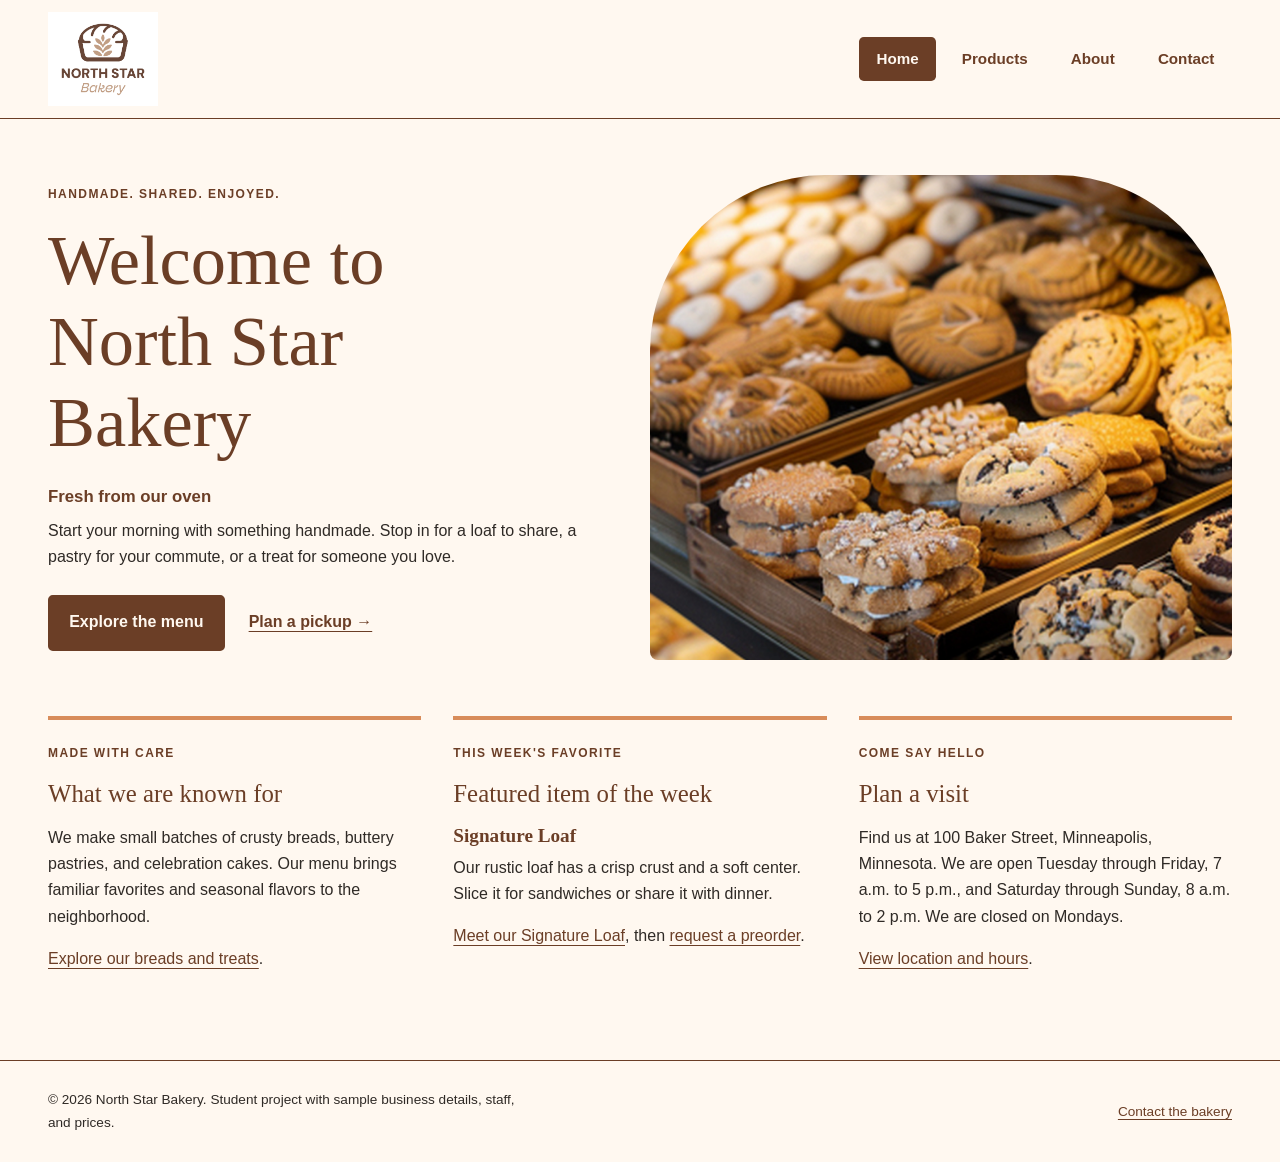
<file: index.html>
<!DOCTYPE html>
<html lang="en">
<head>
  <meta charset="UTF-8">
  <meta name="viewport" content="width=device-width, initial-scale=1">
  <title>Home | North Star Bakery</title>
  <link rel="stylesheet" href="styles.css">
</head>
<body class="page-index">
  <a class="skip-link" href="#main-content">Skip to main content</a>
  <header class="site-header">
    <div class="header-inner">
    <a class="brand" href="index.html" aria-label="North Star Bakery home">
      <img src="media/bakery-logo_c.png" alt="North Star Bakery" width="150">
    </a>
    <nav aria-label="Main navigation">
      <ul>
        <li><a href="index.html" aria-current="page">Home</a></li>
        <li><a href="products.html">Products</a></li>
        <li><a href="about.html">About</a></li>
        <li><a href="contact.html">Contact</a></li>
      </ul>
    </nav>
    </div>
  </header>
  <main id="main-content" class="container" tabindex="-1">
    <section class="hero">
      <div class="hero-copy">
      <p class="eyebrow">Handmade. Shared. Enjoyed.</p>
      <h1>Welcome to North Star Bakery</h1>
      <h2>Fresh from our oven</h2>
      <p>Start your morning with something handmade. Stop in for a
        loaf to share, a pastry for your commute, or a treat for
        someone you love.</p>
      <div class="actions">
        <a class="button" href="products.html">Explore the menu</a>
        <a class="text-link" href="contact.html#request-form">Plan a pickup &rarr;</a>
      </div>
      </div>
      <picture class="hero-image">
        <source media="(min-width: 700px)"
          srcset="media/bakery-feature-large_c.png">
        <img src="media/bakery-feature-small_c.png"
          alt="Trays of cookies and pastries in a bakery display"
          width="300">
      </picture>
    </section>
    <div class="home-details">
    <section class="card">
      <p class="eyebrow">Made with care</p>
      <h2>What we are known for</h2>
      <p>We make small batches of crusty breads, buttery pastries,
        and celebration cakes. Our menu brings familiar favorites
        and seasonal flavors to the neighborhood.</p>
      <p><a href="products.html">Explore our breads and treats</a>.</p>
    </section>
    <section class="card">
      <p class="eyebrow">This week's favorite</p>
      <h2>Featured item of the week</h2>
      <h3>Signature Loaf</h3>
      <p>Our rustic loaf has a crisp crust and a soft center.
        Slice it for sandwiches or share it with dinner.</p>
      <p><a href="products.html#signature-loaf">Meet our Signature
        Loaf</a>, then <a href="contact.html#request-form">request
        a preorder</a>.</p>
    </section>
    <section class="card">
      <p class="eyebrow">Come say hello</p>
      <h2>Plan a visit</h2>
      <p>Find us at 100 Baker Street, Minneapolis, Minnesota.
        We are open Tuesday through Friday, 7 a.m. to 5 p.m.,
        and Saturday through Sunday, 8 a.m. to 2 p.m.
        We are closed on Mondays.</p>
      <p><a href="contact.html#visit">View location and hours</a>.</p>
    </section>
    </div>
  </main>
  <footer class="site-footer">
    <div class="footer-inner">
    <p class="project-note">&copy; 2026 North Star Bakery. Student project with sample
      business details, staff, and prices.</p>
    <p><a href="contact.html">Contact the bakery</a></p>
    </div>
  </footer>
</body>
</html>
</file>
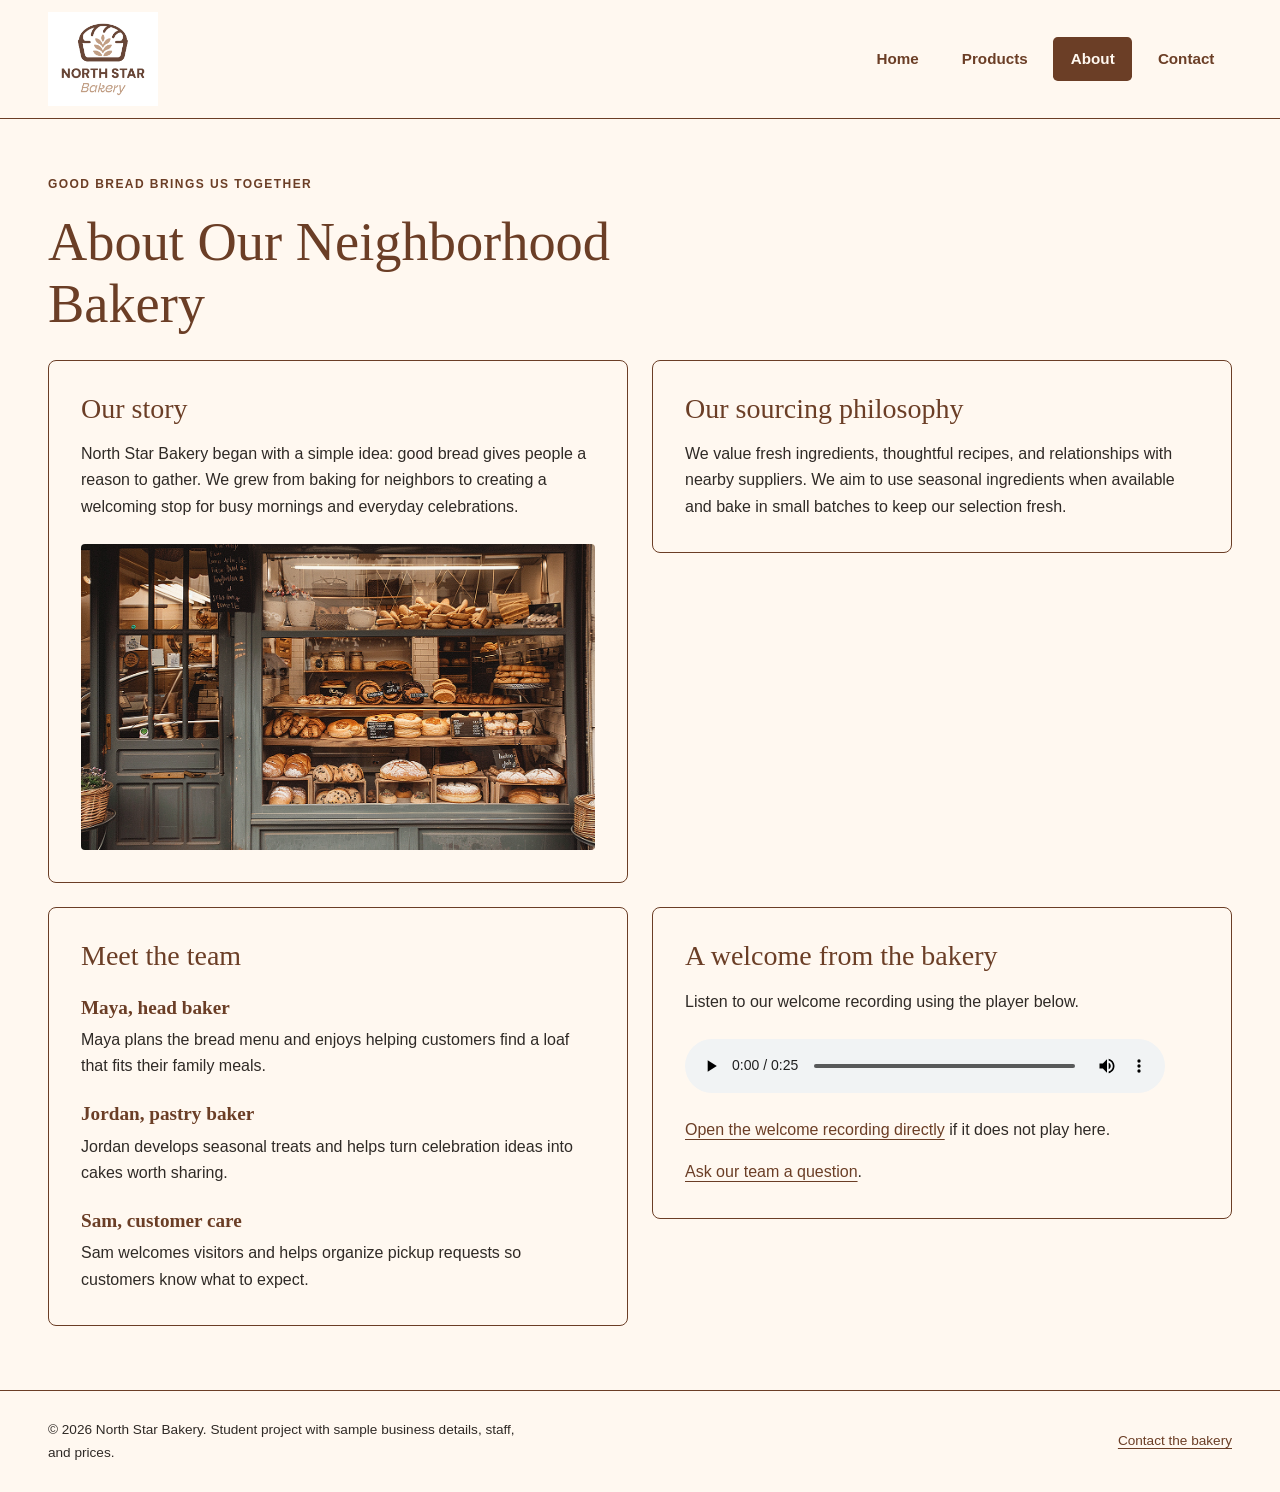
<file: about.html>
<!DOCTYPE html>
<html lang="en">
<head>
  <meta charset="UTF-8">
  <meta name="viewport" content="width=device-width, initial-scale=1">
  <title>About | North Star Bakery</title>
  <link rel="stylesheet" href="styles.css">
</head>
<body class="page-about">
  <a class="skip-link" href="#main-content">Skip to main content</a>
  <header class="site-header">
    <div class="header-inner">
    <a class="brand" href="index.html" aria-label="North Star Bakery home">
      <img src="media/bakery-logo_c.png" alt="North Star Bakery" width="150">
    </a>
    <nav aria-label="Main navigation">
      <ul>
        <li><a href="index.html">Home</a></li>
        <li><a href="products.html">Products</a></li>
        <li><a href="about.html" aria-current="page">About</a></li>
        <li><a href="contact.html">Contact</a></li>
      </ul>
    </nav>
    </div>
  </header>
  <main id="main-content" class="container" tabindex="-1">
    <p class="eyebrow">Good bread brings us together</p>
    <h1>About Our Neighborhood Bakery</h1>
    <div class="about-layout">
    <section class="card story">
      <h2>Our story</h2>
      <p>North Star Bakery began with a simple idea: good bread
        gives people a reason to gather. We grew from baking for
        neighbors to creating a welcoming stop for busy mornings
        and everyday celebrations.</p>
      <img src="media/bakery-storefront_c.png"
        alt="Bakery entrance beside shelves of breads and pastries"
        width="300">
    </section>
    <section class="card">
      <h2>Our sourcing philosophy</h2>
      <p>We value fresh ingredients, thoughtful recipes, and
        relationships with nearby suppliers. We aim to use
        seasonal ingredients when available and bake in small
        batches to keep our selection fresh.</p>
    </section>
    <section class="card">
      <h2>Meet the team</h2>
      <h3>Maya, head baker</h3>
      <p>Maya plans the bread menu and enjoys helping customers
        find a loaf that fits their family meals.</p>
      <h3>Jordan, pastry baker</h3>
      <p>Jordan develops seasonal treats and helps turn celebration
        ideas into cakes worth sharing.</p>
      <h3>Sam, customer care</h3>
      <p>Sam welcomes visitors and helps organize pickup requests
        so customers know what to expect.</p>
    </section>
    <section class="card">
      <h2>A welcome from the bakery</h2>
      <p>Listen to our welcome recording using the player below.</p>
      <audio controls preload="metadata">
        <source src="media/bakery-welcome_c.mp3" type="audio/mpeg">
        Your browser does not support this audio player.
        <a href="media/bakery-welcome_c.mp3">Download the welcome
          recording</a> to listen with another player.
      </audio>
      <p><a href="media/bakery-welcome_c.mp3">Open the welcome
        recording directly</a> if it does not play here.</p>
      <p><a href="contact.html">Ask our team a question</a>.</p>
    </section>
    </div>
  </main>
  <footer class="site-footer">
    <div class="footer-inner">
    <p class="project-note">&copy; 2026 North Star Bakery. Student project with sample
      business details, staff, and prices.</p>
    <p><a href="contact.html">Contact the bakery</a></p>
    </div>
  </footer>
</body>
</html>
</file>
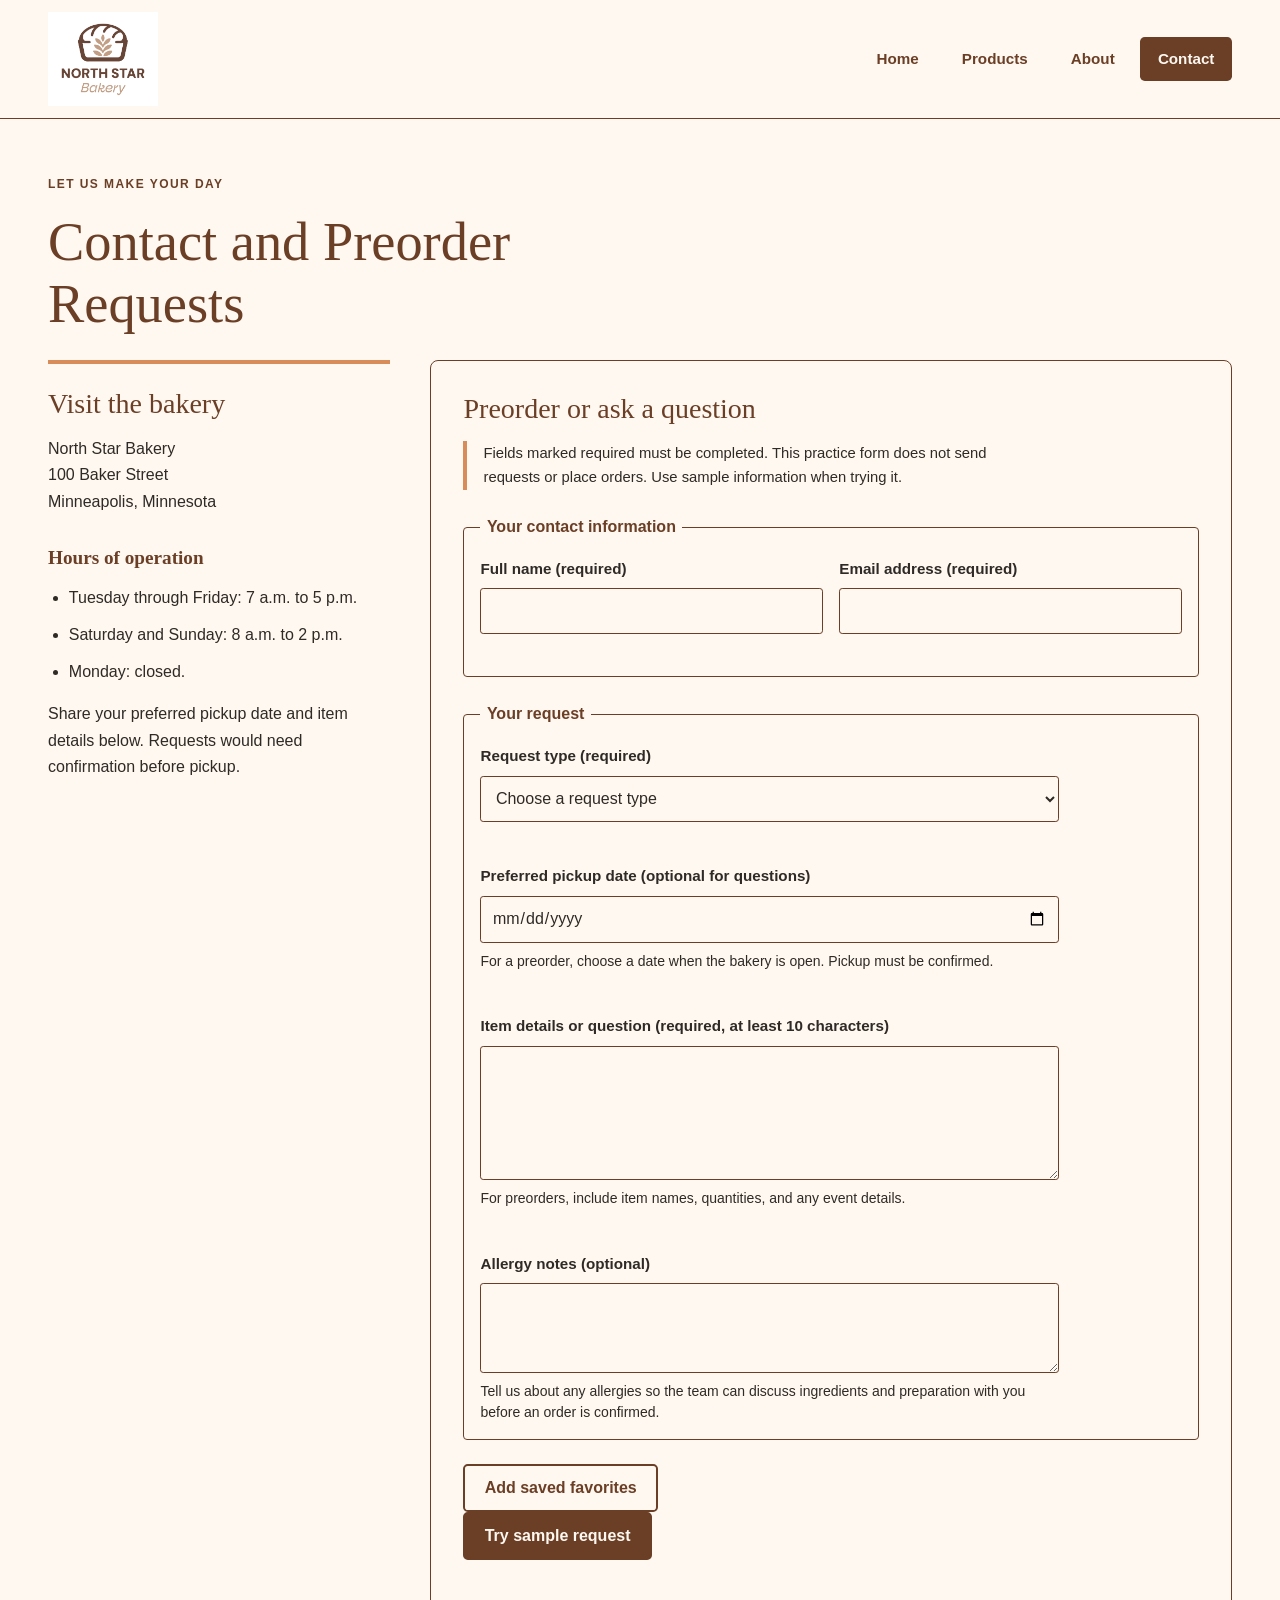
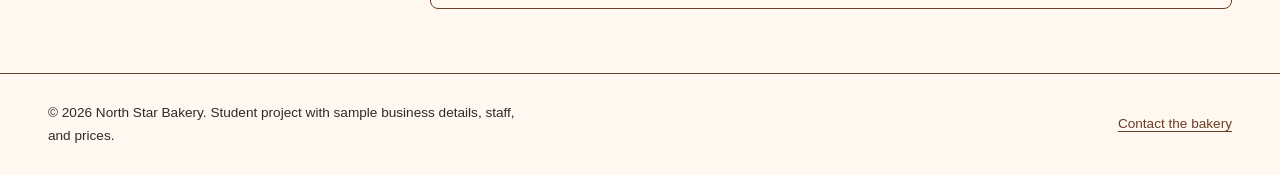
<file: contact.html>
<!DOCTYPE html>
<html lang="en">
<head>
  <meta charset="UTF-8">
  <meta name="viewport" content="width=device-width, initial-scale=1">
  <title>Contact | North Star Bakery</title>
  <link rel="stylesheet" href="styles.css">
</head>
<body class="page-contact">
  <a class="skip-link" href="#main-content">Skip to main content</a>
  <header class="site-header">
    <div class="header-inner">
    <a class="brand" href="index.html" aria-label="North Star Bakery home">
      <img src="media/bakery-logo_c.png" alt="North Star Bakery" width="150">
    </a>
    <nav aria-label="Main navigation">
      <ul>
        <li><a href="index.html">Home</a></li>
        <li><a href="products.html">Products</a></li>
        <li><a href="about.html">About</a></li>
        <li><a href="contact.html" aria-current="page">Contact</a></li>
      </ul>
    </nav>
    </div>
  </header>
  <main id="main-content" class="container" tabindex="-1">
    <p class="eyebrow">Let us make your day</p>
    <h1>Contact and Preorder Requests</h1>
    <div class="contact-layout">
    <section class="visit-panel" id="visit">
      <h2>Visit the bakery</h2>
      <address>North Star Bakery<br>
        100 Baker Street<br>
        Minneapolis, Minnesota</address>
      <h3>Hours of operation</h3>
      <ul>
        <li>Tuesday through Friday: 7 a.m. to 5 p.m.</li>
        <li>Saturday and Sunday: 8 a.m. to 2 p.m.</li>
        <li>Monday: closed.</li>
      </ul>
      <p>Share your preferred pickup date and item details below.
        Requests would need confirmation before pickup.</p>
    </section>
    <section class="card request-panel" id="request-form">
      <h2>Preorder or ask a question</h2>
      <p class="form-note" id="form-help">Fields marked required must be completed.
        This practice form does not send requests or place orders.
        Use sample information when trying it.</p>
      <form id="bakery-request-form" action="contact.html" method="get" novalidate
        aria-describedby="form-help">
        <fieldset class="contact-fields">
          <legend>Your contact information</legend>
          <p>
            <label for="full-name">Full name (required)</label>
            <input type="text" id="full-name" name="full-name"
              autocomplete="name" maxlength="80" required
              aria-describedby="full-name-error">
            <span class="error-message" id="full-name-error"></span>
          </p>
          <p>
            <label for="email">Email address (required)</label>
            <input type="email" id="email" name="email"
              autocomplete="email" maxlength="120" required
              aria-describedby="email-error">
            <span class="error-message" id="email-error"></span>
          </p>
        </fieldset>
        <fieldset>
          <legend>Your request</legend>
          <p>
            <label for="request-type">Request type (required)</label>
            <select id="request-type" name="request-type" required
              aria-describedby="request-type-error">
              <option value="">Choose a request type</option>
              <option value="preorder">Preorder request</option>
              <option value="question">General question</option>
            </select>
            <span class="error-message" id="request-type-error"></span>
          </p>
          <p>
            <label for="pickup-date">Preferred pickup date (optional for questions)</label>
            <input type="date" id="pickup-date" name="pickup-date"
              aria-describedby="pickup-help pickup-date-error">
            <span class="field-help" id="pickup-help">For a preorder, choose a date when the bakery is open. Pickup must be confirmed.</span>
            <span class="error-message" id="pickup-date-error"></span>
          </p>
          <p>
            <label for="item-details">Item details or question (required, at least 10 characters)</label>
            <textarea id="item-details" name="item-details"
              rows="5" cols="28" minlength="10" maxlength="1000"
              aria-describedby="item-help item-details-error" required></textarea>
            <span class="field-help" id="item-help">For preorders, include item names, quantities, and any event details.</span>
            <span class="error-message" id="item-details-error"></span>
          </p>
          <p>
            <label for="allergy-notes">Allergy notes (optional)</label>
            <textarea id="allergy-notes" name="allergy-notes"
              rows="3" cols="28" maxlength="500"
              aria-describedby="allergy-help"></textarea>
            <span class="field-help" id="allergy-help">Tell us about any allergies so the team can discuss ingredients and preparation with you before an order is confirmed.</span>
          </p>
        </fieldset>
        <div class="saved-items-tools">
          <button type="button" id="add-saved-favorites" class="secondary-button">Add saved favorites</button>
          <span class="field-help" id="saved-items-message" aria-live="polite"></span>
        </div>
        <p><button type="submit">Try sample request</button></p>
        <p id="form-confirmation" class="form-confirmation" tabindex="-1" aria-live="polite"></p>
      </form>
    </section>
    </div>
  </main>
  <footer class="site-footer">
    <div class="footer-inner">
    <p class="project-note">&copy; 2026 North Star Bakery. Student project with sample business details, staff, and prices.</p>
    <p><a href="contact.html">Contact the bakery</a></p>
    </div>
  </footer>
  <script src="script.js" defer></script>
</body>
</html>
</file>
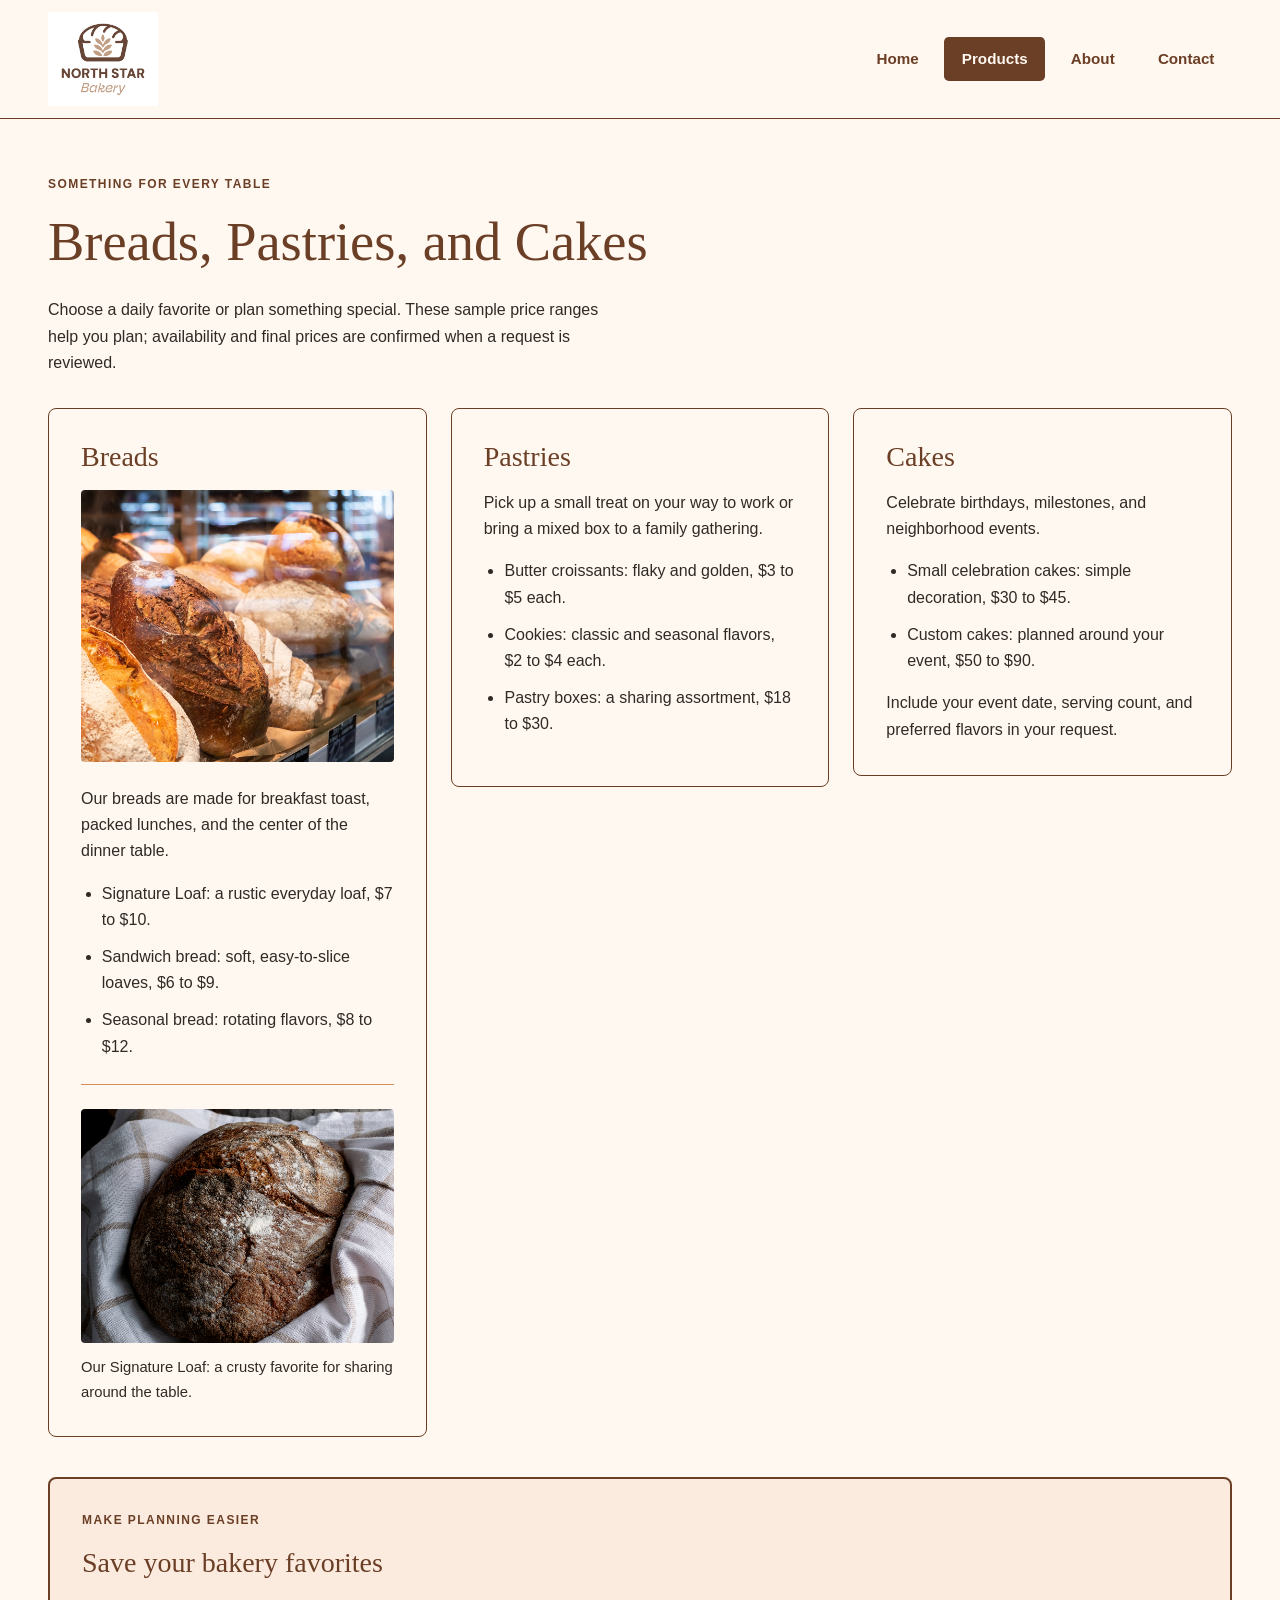
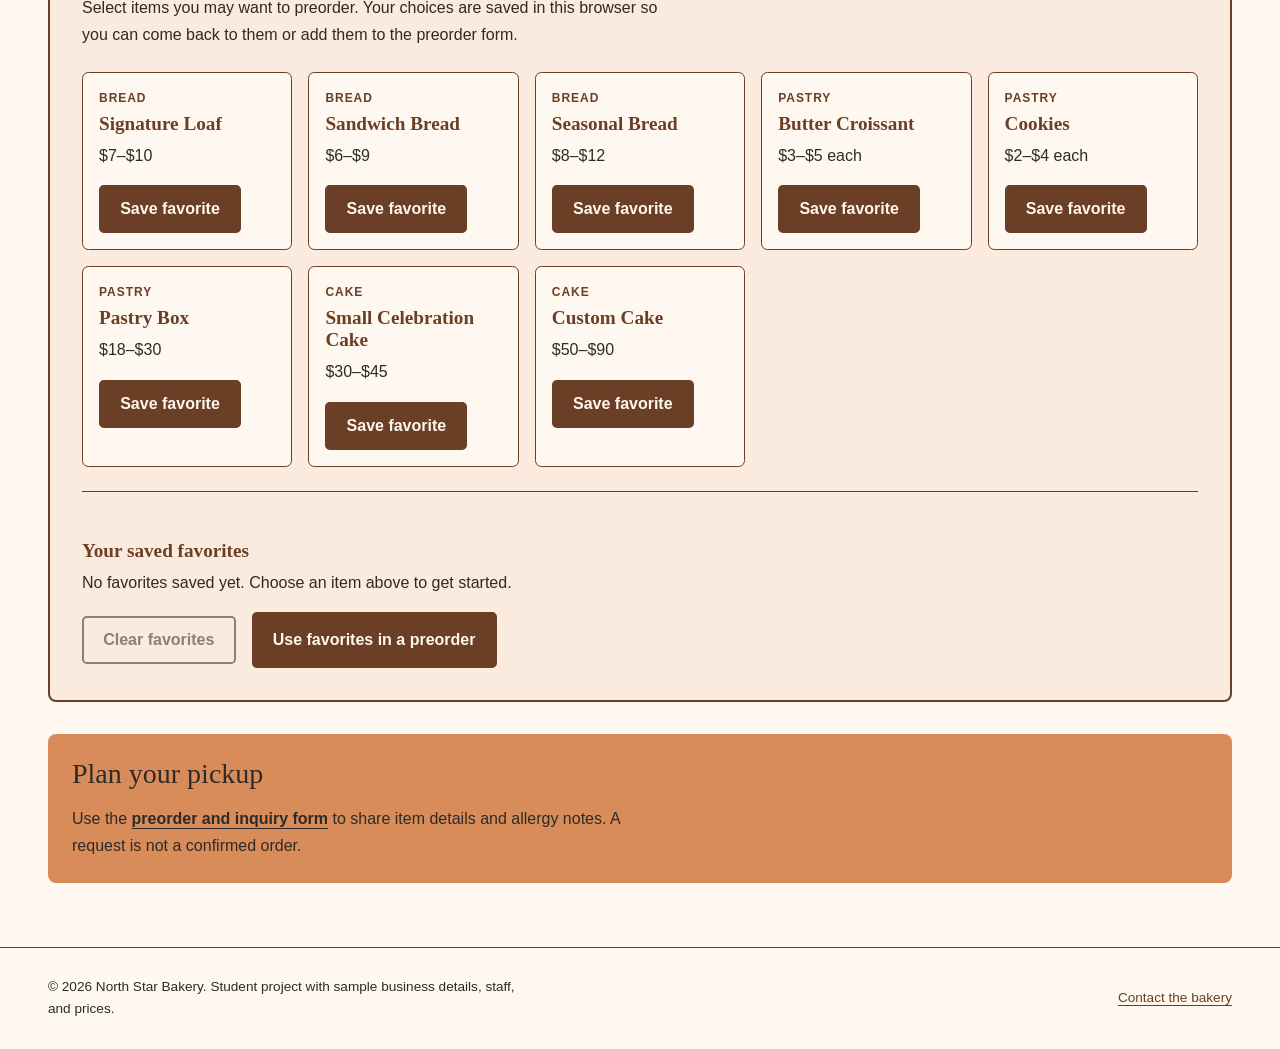
<file: products.html>
<!DOCTYPE html>
<html lang="en">
<head>
  <meta charset="UTF-8">
  <meta name="viewport" content="width=device-width, initial-scale=1">
  <title>Products | North Star Bakery</title>
  <link rel="stylesheet" href="styles.css">
</head>
<body class="page-products">
  <a class="skip-link" href="#main-content">Skip to main content</a>
  <header class="site-header">
    <div class="header-inner">
    <a class="brand" href="index.html" aria-label="North Star Bakery home">
      <img src="media/bakery-logo_c.png" alt="North Star Bakery" width="150">
    </a>
    <nav aria-label="Main navigation">
      <ul>
        <li><a href="index.html">Home</a></li>
        <li><a href="products.html" aria-current="page">Products</a></li>
        <li><a href="about.html">About</a></li>
        <li><a href="contact.html">Contact</a></li>
      </ul>
    </nav>
    </div>
  </header>
  <main id="main-content" class="container" tabindex="-1">
    <p class="eyebrow">Something for every table</p>
    <h1>Breads, Pastries, and Cakes</h1>
    <p>Choose a daily favorite or plan something special.
      These sample price ranges help you plan; availability and
      final prices are confirmed when a request is reviewed.</p>
    <div class="product-layout">
    <section class="card bread-section">
      <h2>Breads</h2>
      <img src="media/bakery-bread_c.png"
        alt="Crusty round bread loaves behind a glass display"
        width="300">
      <p>Our breads are made for breakfast toast, packed lunches,
        and the center of the dinner table.</p>
      <ul>
        <li>Signature Loaf: a rustic everyday loaf, $7 to $10.</li>
        <li>Sandwich bread: soft, easy-to-slice loaves, $6 to $9.</li>
        <li>Seasonal bread: rotating flavors, $8 to $12.</li>
      </ul>
      <figure class="signature" id="signature-loaf">
        <img src="media/bakery-signature-loaf_c.png"
          alt="Flour-dusted rustic loaf resting on a striped cloth"
          width="300">
        <figcaption>Our Signature Loaf: a crusty favorite for
          sharing around the table.</figcaption>
      </figure>
    </section>
    <section class="card">
      <h2>Pastries</h2>
      <p>Pick up a small treat on your way to work or bring a
        mixed box to a family gathering.</p>
      <ul>
        <li>Butter croissants: flaky and golden, $3 to $5 each.</li>
        <li>Cookies: classic and seasonal flavors, $2 to $4 each.</li>
        <li>Pastry boxes: a sharing assortment, $18 to $30.</li>
      </ul>
    </section>
    <section class="card">
      <h2>Cakes</h2>
      <p>Celebrate birthdays, milestones, and neighborhood events.</p>
      <ul>
        <li>Small celebration cakes: simple decoration, $30 to $45.</li>
        <li>Custom cakes: planned around your event, $50 to $90.</li>
      </ul>
      <p>Include your event date, serving count, and preferred
        flavors in your request.</p>
    </section>
    </div>
    <section class="favorites-panel" id="favorites" aria-labelledby="favorites-heading">
      <p class="eyebrow">Make planning easier</p>
      <h2 id="favorites-heading">Save your bakery favorites</h2>
      <p>Select items you may want to preorder. Your choices are saved in this browser so you can come back to them or add them to the preorder form.</p>
      <div class="favorite-options" id="favorite-options" aria-live="polite"></div>
      <div class="saved-favorites">
        <h3>Your saved favorites</h3>
        <p id="favorites-empty">No favorites saved yet. Choose an item above to get started.</p>
        <ul id="favorite-list" class="favorite-list"></ul>
        <p id="favorites-status" class="field-help" aria-live="polite"></p>
        <div class="favorites-actions">
          <button type="button" id="clear-favorites" class="secondary-button">Clear favorites</button>
          <a class="button" href="contact.html#request-form">Use favorites in a preorder</a>
        </div>
      </div>
    </section>

    <section class="callout">
      <h2>Plan your pickup</h2>
      <p>Use the <a href="contact.html#request-form">preorder and
        inquiry form</a> to share item details and allergy notes.
        A request is not a confirmed order.</p>
    </section>
  </main>
  <footer class="site-footer">
    <div class="footer-inner">
    <p class="project-note">&copy; 2026 North Star Bakery. Student project with sample
      business details, staff, and prices.</p>
    <p><a href="contact.html">Contact the bakery</a></p>
    </div>
  </footer>
  <script src="script.js" defer></script>
</body>
</html>
</file>
<file: styles.css>
/* North Star Bakery | Touchstone 3
   Shared, mobile-first styles. Main palette: four colors.
   Type pair: Georgia (headings) and Arial (body/interface). */
:root {
  --cream: #FFF8F0;
  --brown: #6B3E26;
  --peach: #D88C5A;
  --charcoal: #2F2A26;
  --space-1: 0.5rem;
  --space-2: 1rem;
  --space-3: 1.5rem;
  --space-4: 2rem;
  --space-5: 3rem;
}

* { box-sizing: border-box; }
html { scroll-padding-top: 1rem; }
body {
  margin: 0;
  background: var(--cream);
  color: var(--charcoal);
  font-family: Arial, sans-serif;
  font-size: 1rem;
  line-height: 1.65;
}
img, picture { display: block; max-width: 100%; }
img { height: auto; }
audio { display: block; width: 100%; max-width: 30rem; margin-block: 1.5rem; }
h1, h2, h3 { font-family: Georgia, serif; color: var(--brown); line-height: 1.15; }
h1 { font-size: 2.4rem; font-weight: 400; margin: 0 0 1.5rem; max-width: 23ch; }
h2 { font-size: 1.75rem; font-weight: 400; margin: 0 0 1rem; }
h3 { font-size: 1.2rem; margin: 1.5rem 0 0.5rem; }
p { margin: 0 0 1rem; max-width: 65ch; }
p:last-child { margin-bottom: 0; }
ul { padding-left: 1.3rem; margin: 1rem 0; }
li + li { margin-top: 0.65rem; }
figure { margin: 1.5rem 0 0; }
figcaption { font-size: 0.925rem; margin-top: 0.75rem; }
address { font-style: normal; }
a { color: var(--brown); text-underline-offset: 0.22em; text-decoration-thickness: 1px; }
a:hover { text-decoration-thickness: 3px; }
:focus-visible { outline: 3px solid var(--brown); outline-offset: 5px; }
[id] { scroll-margin-top: 1.5rem; }

.container, .header-inner, .footer-inner {
  width: calc(100% - 2rem);
  max-width: 74rem;
  margin-inline: auto;
}
.container { padding-block: 2.5rem 3rem; }
.site-header { border-bottom: 1px solid var(--brown); }
.header-inner { display: flex; flex-direction: column; align-items: center; gap: 1rem; padding-block: 1rem; }
.brand { display: block; flex-shrink: 0; }
.brand img { width: 100px; }
nav { width: 100%; }
nav ul { display: flex; flex-wrap: wrap; justify-content: center; gap: 0.25rem; list-style: none; padding: 0; margin: 0; }
nav li + li { margin-top: 0; }
nav a { display: block; min-height: 44px; padding: 0.6rem 0.8rem; text-decoration: none; font-size: 0.95rem; font-weight: 700; }
nav a[aria-current="page"] { background: var(--brown); color: var(--cream); border-radius: 0.3rem; }
nav a:hover { box-shadow: inset 0 -3px var(--peach); }
.skip-link { position: absolute; top: 0.5rem; left: 1rem; transform: translateY(-180%); z-index: 10; padding: 0.75rem 1rem; background: var(--cream); }
.skip-link:focus { transform: translateY(0); }
.eyebrow { font-size: 0.75rem; font-weight: 700; text-transform: uppercase; letter-spacing: 0.12em; color: var(--brown); margin-bottom: 1rem; }

.hero { display: flex; flex-direction: column; gap: 2rem; align-items: stretch; margin-bottom: 2.5rem; }
.hero-copy, .hero-image { min-width: 0; }
.hero h2 { font-family: Arial, sans-serif; font-size: 1.05rem; font-weight: 700; margin-bottom: 0.7rem; }
.hero h1 { max-width: 13ch; }
.hero-image img { width: 100%; aspect-ratio: 1 / 1; object-fit: cover; border-radius: 8rem 8rem 0.5rem 0.5rem; }
.actions { display: flex; flex-wrap: wrap; align-items: center; gap: 1rem 1.5rem; margin-top: 1.5rem; }
.button, button {
  display: inline-flex; align-items: center; justify-content: center;
  min-height: 48px; padding: 0.8rem 1.2rem; border: 2px solid var(--brown);
  border-radius: 0.3rem; background: var(--brown); color: var(--cream);
  font-family: Arial, sans-serif; font-size: 1rem; font-weight: 700;
  text-decoration: none; cursor: pointer;
}
.button:hover, button:hover { background: var(--charcoal); border-color: var(--charcoal); text-decoration: none; }
.text-link { display: inline-flex; align-items: center; min-height: 44px; font-weight: 700; }
.home-details, .product-layout, .about-layout, .contact-layout { display: flex; flex-direction: column; gap: 1.5rem; }
.card { min-width: 0; padding: 1.5rem; border: 1px solid var(--brown); border-radius: 0.5rem; }
.home-details .card { border: 0; border-top: 4px solid var(--peach); border-radius: 0; padding: 1.5rem 0; }
.home-details h2 { font-size: 1.55rem; }
.home-details h3 { margin-top: 0; }
.product-layout { margin-top: 2rem; }
.product-layout img, .about-layout img { width: 100%; border-radius: 0.25rem; }
.bread-section > img { max-height: 17rem; object-fit: cover; margin-bottom: 1.5rem; }
.signature { border-top: 1px solid var(--peach); padding-top: 1.5rem; }
.signature img { aspect-ratio: 4 / 3; object-fit: cover; }
.callout { margin-top: 2rem; padding: 1.5rem; background: var(--peach); color: var(--charcoal); border-radius: 0.5rem; }
.callout h2, .callout a { color: var(--charcoal); }
.callout a { font-weight: 700; }
.about-layout .story img { margin-top: 1.5rem; }
.visit-panel { border-top: 4px solid var(--peach); padding-top: 1.5rem; }
.visit-panel h3 { margin-top: 2rem; }
.form-note { padding-left: 1rem; border-left: 4px solid var(--peach); font-size: 0.925rem; }
form { margin-top: 1.5rem; }
fieldset { min-width: 0; padding: 1rem; border: 1px solid var(--brown); margin: 0 0 1.5rem; border-radius: 0.25rem; }
legend { color: var(--brown); padding-inline: 0.4rem; font-weight: 700; }
label { display: block; margin-bottom: 0.45rem; font-weight: 700; font-size: 0.95rem; }
input, select, textarea {
  display: block; width: 100%; min-width: 0; max-width: 100%; min-height: 46px;
  padding: 0.65rem; background: var(--cream); color: var(--charcoal);
  border: 1px solid var(--brown); border-radius: 0.2rem;
  font-family: Arial, sans-serif; font-size: 1rem; line-height: 1.4;
}
textarea { resize: vertical; }
.field-help { display: block; font-size: 0.875rem; line-height: 1.5; margin-top: 0.5rem; }
.contact-fields { display: flex; flex-direction: column; gap: 1rem; }
.contact-fields p { margin: 0; min-width: 0; }
.site-footer { border-top: 1px solid var(--brown); }
.footer-inner { display: flex; flex-direction: column; gap: 1rem; padding-block: 1.75rem; font-size: 0.85rem; }
.footer-inner p { margin: 0; }
.footer-inner a { display: inline-block; padding-block: 0.5rem; }

/* At 768px and up, use horizontal Flexbox layouts and wider spacing. */
@media (min-width: 48rem) {
  .container, .header-inner, .footer-inner { width: calc(100% - 4rem); }
  .header-inner { flex-direction: row; justify-content: space-between; padding-block: 0.75rem; }
  .brand img { width: 110px; }
  nav { width: auto; }
  nav ul { gap: 0.5rem; }
  nav a { padding-inline: 1.1rem; }
  .container { padding-block: 3.5rem 4rem; }
  h1 { font-size: 3.4rem; }
  .hero { flex-direction: row; gap: 3rem; align-items: center; margin-bottom: 3.5rem; }
  .hero-copy { flex: 1 1 48%; }
  .hero-image { flex: 1 1 52%; }
  .hero-image img { aspect-ratio: 6 / 5; border-radius: 11rem 11rem 0.5rem 0.5rem; }
  .home-details { flex-direction: row; flex-wrap: wrap; gap: 2rem; }
  .home-details .card { flex: 1 1 14rem; }
  .product-layout, .about-layout { flex-direction: row; flex-wrap: wrap; align-items: flex-start; }
  .product-layout > .card { flex: 1 1 15rem; }
  .about-layout > .card { flex: 1 1 calc(50% - 0.75rem); }
  .contact-layout { flex-direction: row; align-items: flex-start; gap: 2.5rem; }
  .visit-panel { flex: 1 1 30%; }
  .request-panel { flex: 1 1 70%; }
  .contact-fields { flex-direction: row; flex-wrap: wrap; }
  .contact-fields p { flex: 1 1 12rem; }
  .footer-inner { flex-direction: row; justify-content: space-between; align-items: center; }
}

@media (min-width: 70rem) {
  .hero h1 { font-size: 4.4rem; }
  .hero { gap: 4rem; }
  .card { padding: 2rem; }
}

/* Touchstone 4: JavaScript interactivity, favorites, and validation. */
.favorites-panel {
  margin-top: 2.5rem;
  padding: 1.5rem;
  border: 2px solid var(--brown);
  border-radius: 0.5rem;
  background: rgba(216, 140, 90, 0.12);
}
.favorite-options {
  display: grid;
  grid-template-columns: repeat(auto-fit, minmax(13rem, 1fr));
  gap: 1rem;
  margin-top: 1.5rem;
}
.favorite-option {
  padding: 1rem;
  border: 1px solid var(--brown);
  border-radius: 0.4rem;
  background: var(--cream);
}
.favorite-option h3 { margin-top: 0.25rem; }
.favorite-category {
  margin: 0;
  color: var(--brown);
  font-size: 0.75rem;
  font-weight: 700;
  letter-spacing: 0.08em;
  text-transform: uppercase;
}
.favorite-toggle[aria-pressed="true"] { background: var(--peach); color: var(--charcoal); }
.saved-favorites { margin-top: 1.5rem; padding-top: 1.5rem; border-top: 1px solid var(--brown); }
.favorite-list { margin-bottom: 1rem; }
.favorites-actions, .saved-items-tools { display: flex; flex-wrap: wrap; align-items: center; gap: 0.75rem 1rem; }
.secondary-button { background: transparent; color: var(--brown); }
.secondary-button:hover { color: var(--cream); }
.secondary-button:disabled { opacity: 0.55; cursor: not-allowed; background: transparent; color: var(--charcoal); border-color: var(--charcoal); }
.error-message {
  display: block;
  min-height: 1.25rem;
  margin-top: 0.35rem;
  color: #8b1e1e;
  font-size: 0.875rem;
  font-weight: 700;
}
[aria-invalid="true"] { border: 3px solid #8b1e1e; }
.form-confirmation {
  padding: 0;
  font-weight: 700;
  color: var(--brown);
}
.form-confirmation:not(:empty) {
  padding: 1rem;
  border-left: 4px solid var(--peach);
  background: rgba(216, 140, 90, 0.12);
}

@media (min-width: 48rem) {
  .favorites-panel { padding: 2rem; }
}
</file>
